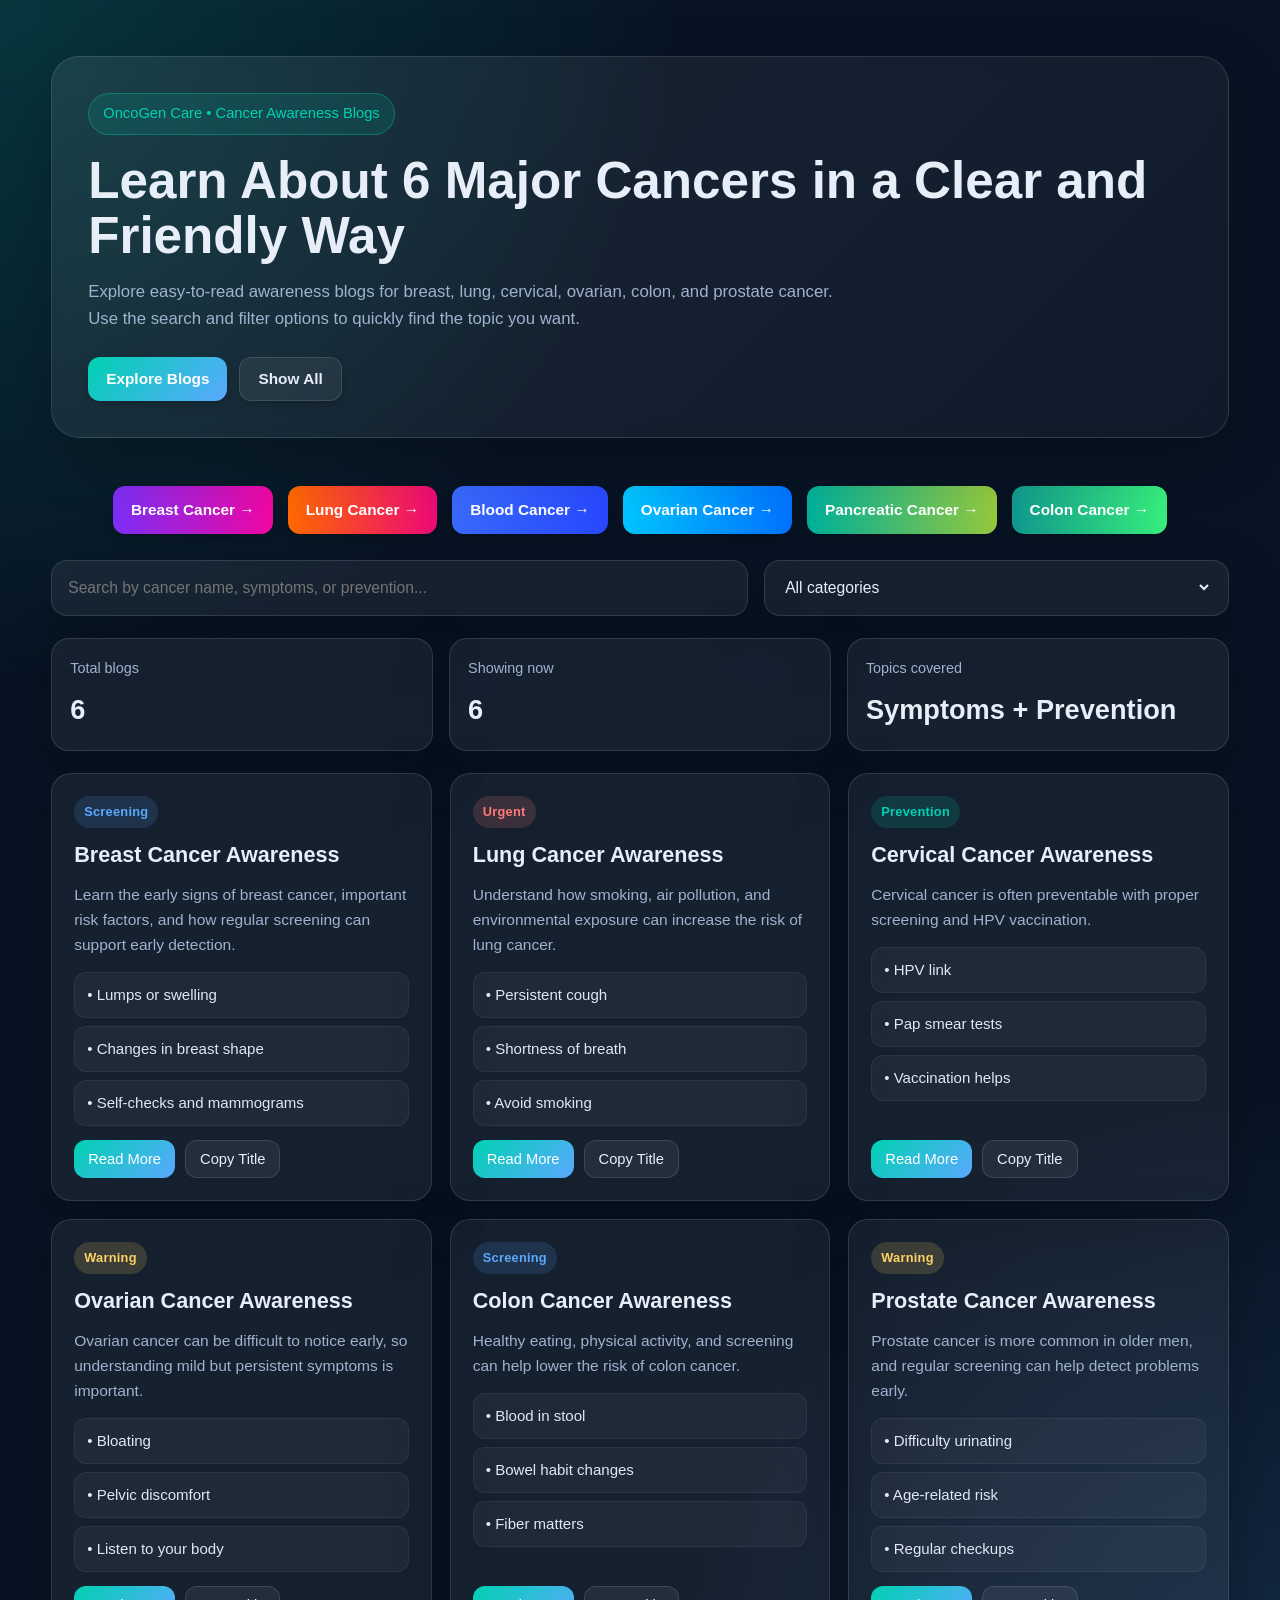
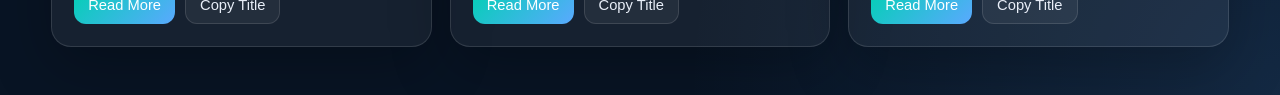
<file: Come and Check Your Risk/templates/Blog.html>
<!DOCTYPE html>
<html lang="en">
<head>
  <meta charset="UTF-8" />
  <meta name="viewport" content="width=device-width, initial-scale=1.0" />
  <title>OncoGen Care | Cancer Awareness Blogs</title>
  <style>




/* Container */
.button-container {
    display: flex;
    flex-wrap: wrap;
    gap: 15px;
    justify-content: center;
    margin-top: 20px;
}

/* Base Button Style */
.btn {
    padding: 14px 22px;
    color: white;
    font-size: 16px;
    font-weight: bold;
    text-decoration: none;
    border-radius: 10px;
    display: inline-block;
    transition: 0.3s ease;
    box-shadow: 0 4px 10px rgba(0,0,0,0.2);
}

/* Hover Effect */
.btn:hover {
    transform: translateY(-3px);
    box-shadow: 0 8px 18px rgba(0,0,0,0.3);
}

/* Button Colors */

.purple {
    background: linear-gradient(90deg, #7b2ff7, #f107a3);
}

.pink {
    background: linear-gradient(90deg, #ff6a00, #ee0979);
}

.blue {
    background: linear-gradient(90deg, #396afc, #2948ff);
}

.cyan {
    background: linear-gradient(90deg, #00c6ff, #0072ff);
}

.green {
    background: linear-gradient(90deg, #00b09b, #96c93d);
}

.teal {
    background: linear-gradient(90deg, #11998e, #38ef7d);
}



    :root {
      --bg: #081424;
      --bg-soft: #10233d;
      --card: rgba(255, 255, 255, 0.06);
      --border: rgba(255, 255, 255, 0.12);
      --text: #e8eef8;
      --muted: #9fb2cf;
      --accent: #00d1b2;
      --accent-2: #5aa9ff;
      --danger: #ff7b7b;
      --warning: #ffd166;
      --radius: 20px;
      --shadow: 0 20px 60px rgba(0, 0, 0, 0.25);
    }

    * {
      box-sizing: border-box;
      margin: 0;
      padding: 0;
    }

    body {
      font-family: Arial, Helvetica, sans-serif;
      background:
        radial-gradient(circle at top left, rgba(0, 209, 178, 0.18), transparent 32%),
        radial-gradient(circle at bottom right, rgba(90, 169, 255, 0.14), transparent 28%),
        var(--bg);
      color: var(--text);
      min-height: 100vh;
      line-height: 1.6;
    }

    .container {
      width: min(1200px, 92%);
      margin: 0 auto;
    }

    header {
      padding: 56px 0 28px;
    }

    .hero {
      background: linear-gradient(135deg, rgba(255,255,255,0.08), rgba(255,255,255,0.03));
      border: 1px solid var(--border);
      border-radius: 28px;
      padding: 36px;
      box-shadow: var(--shadow);
      backdrop-filter: blur(12px);
    }

    .badge {
      display: inline-block;
      padding: 8px 14px;
      border-radius: 999px;
      background: rgba(0, 209, 178, 0.12);
      border: 1px solid rgba(0, 209, 178, 0.35);
      color: var(--accent);
      font-size: 0.92rem;
      margin-bottom: 18px;
    }

    h1 {
      font-size: clamp(2rem, 4vw, 3.6rem);
      line-height: 1.08;
      margin-bottom: 16px;
    }

    .hero p {
      max-width: 760px;
      color: var(--muted);
      font-size: 1.05rem;
      margin-bottom: 24px;
    }

    .hero-actions {
      display: flex;
      gap: 12px;
      flex-wrap: wrap;
    }

    .btn {
      border: none;
      cursor: pointer;
      padding: 12px 18px;
      border-radius: 12px;
      font-size: 0.96rem;
      transition: transform 0.2s ease, opacity 0.2s ease;
    }

    .btn:hover {
      transform: translateY(-2px);
    }

    .btn-primary {
      background: linear-gradient(135deg, var(--accent), var(--accent-2));
      color: white;
    }

    .btn-secondary {
      background: rgba(255,255,255,0.06);
      color: var(--text);
      border: 1px solid var(--border);
    }

    .toolbar {
      display: grid;
      grid-template-columns: 1.2fr 0.8fr;
      gap: 16px;
      margin: 26px 0 22px;
    }

    .search-box,
    .filter-box {
      background: var(--card);
      border: 1px solid var(--border);
      border-radius: 16px;
      padding: 14px 16px;
      box-shadow: var(--shadow);
    }

    .search-box input,
    .filter-box select {
      width: 100%;
      background: transparent;
      border: none;
      color: var(--text);
      font-size: 0.98rem;
      outline: none;
    }

    .filter-box select option {
      background: var(--bg-soft);
    }

    .stats {
      display: grid;
      grid-template-columns: repeat(3, 1fr);
      gap: 16px;
      margin-bottom: 22px;
    }

    .stat-card {
      background: var(--card);
      border: 1px solid var(--border);
      border-radius: 18px;
      padding: 18px;
      box-shadow: var(--shadow);
    }

    .stat-label {
      color: var(--muted);
      font-size: 0.9rem;
      margin-bottom: 8px;
    }

    .stat-value {
      font-size: 1.7rem;
      font-weight: bold;
    }

    .blog-grid {
      display: grid;
      grid-template-columns: repeat(auto-fit, minmax(300px, 1fr));
      gap: 18px;
      padding-bottom: 48px;
    }

    .blog-card {
      background: var(--card);
      border: 1px solid var(--border);
      border-radius: var(--radius);
      padding: 22px;
      box-shadow: var(--shadow);
      display: flex;
      flex-direction: column;
      gap: 14px;
      transition: transform 0.25s ease, border-color 0.25s ease;
    }

    .blog-card:hover {
      transform: translateY(-4px);
      border-color: rgba(0, 209, 178, 0.4);
    }

    .blog-top {
      display: flex;
      justify-content: space-between;
      gap: 12px;
      align-items: flex-start;
    }

    .tag {
      display: inline-block;
      padding: 6px 10px;
      border-radius: 999px;
      font-size: 0.8rem;
      font-weight: bold;
      letter-spacing: 0.02em;
    }

    .tag.prevention { background: rgba(0, 209, 178, 0.14); color: var(--accent); }
    .tag.screening { background: rgba(90, 169, 255, 0.14); color: var(--accent-2); }
    .tag.warning { background: rgba(255, 209, 102, 0.16); color: var(--warning); }
    .tag.urgent { background: rgba(255, 123, 123, 0.16); color: var(--danger); }

    .blog-card h2 {
      font-size: 1.35rem;
      line-height: 1.25;
    }

    .summary {
      color: var(--muted);
      font-size: 0.97rem;
    }

    .mini-list {
      display: grid;
      gap: 8px;
      color: #dfe8f7;
      font-size: 0.94rem;
    }

    .mini-list span {
      display: block;
      background: rgba(255,255,255,0.04);
      border: 1px solid rgba(255,255,255,0.06);
      padding: 10px 12px;
      border-radius: 12px;
    }

    .blog-actions {
      margin-top: auto;
      display: flex;
      gap: 10px;
      flex-wrap: wrap;
    }

    .read-btn,
    .copy-btn {
      border: none;
      cursor: pointer;
      padding: 10px 14px;
      border-radius: 12px;
      font-size: 0.92rem;
    }

    .read-btn {
      background: linear-gradient(135deg, var(--accent), var(--accent-2));
      color: white;
    }

    .copy-btn {
      background: rgba(255,255,255,0.06);
      color: var(--text);
      border: 1px solid var(--border);
    }

    .modal {
      position: fixed;
      inset: 0;
      background: rgba(4, 10, 18, 0.78);
      display: none;
      align-items: center;
      justify-content: center;
      padding: 20px;
      z-index: 10;
    }

    .modal.show {
      display: flex;
    }

    .modal-content {
      width: min(860px, 100%);
      max-height: 88vh;
      overflow-y: auto;
      background: #0d1d31;
      border: 1px solid var(--border);
      border-radius: 24px;
      padding: 28px;
      box-shadow: var(--shadow);
    }

    .modal-content h2 {
      margin-bottom: 12px;
      font-size: 2rem;
    }

    .modal-content h3 {
      margin: 18px 0 8px;
      color: var(--accent);
      font-size: 1.08rem;
    }

    .modal-content p,
    .modal-content li {
      color: #dbe6f7;
    }

    .modal-content ul {
      padding-left: 20px;
      display: grid;
      gap: 6px;
    }

    .close-btn {
      float: right;
      background: transparent;
      color: var(--muted);
      border: none;
      font-size: 1.6rem;
      cursor: pointer;
    }

    .empty-state {
      grid-column: 1 / -1;
      text-align: center;
      padding: 36px;
      background: var(--card);
      border: 1px solid var(--border);
      border-radius: 18px;
      color: var(--muted);
    }

    @media (max-width: 820px) {
      .toolbar,
      .stats {
        grid-template-columns: 1fr;
      }

      .hero {
        padding: 24px;
      }
    }
  </style>
</head>
<body>

<div class="container">
    <header>
      <section class="hero">
        <span class="badge">OncoGen Care • Cancer Awareness Blogs</span>
        <h1>Learn About 6 Major Cancers in a Clear and Friendly Way</h1>
        <p>
          Explore easy-to-read awareness blogs for breast, lung, cervical, ovarian, colon,
          and prostate cancer. Use the search and filter options to quickly find the topic you want.
        </p>
        <div class="hero-actions">
          <button class="btn btn-primary" onclick="scrollToBlogs()">Explore Blogs</button>
          <button class="btn btn-secondary" onclick="showAllBlogs()">Show All</button>
        </div>
      </section>
    </header>

     <div class="button-container">

    <a href="https://www.cancer.gov/types/breast" target="_blank" class="btn purple">
        Breast Cancer →
    </a>

    <a href="https://www.cancer.gov/types/lung" target="_blank" class="btn pink">
        Lung Cancer →
    </a>

    <a href="https://www.cancer.gov/types/leukemia" target="_blank" class="btn blue">
        Blood Cancer →
    </a>

    <a href="https://www.cancer.gov/types/ovarian" target="_blank" class="btn cyan">
        Ovarian Cancer →
    </a>

    <a href="https://www.cancer.gov/types/pancreatic" target="_blank" class="btn green">
        Pancreatic Cancer →
    </a>

    <a href="https://www.cancer.gov/types/colorectal" target="_blank" class="btn teal">
        Colon Cancer →
    </a>

</div>



    <section class="toolbar" id="blogsSection">
      <div class="search-box">
        <input type="text" id="searchInput" placeholder="Search by cancer name, symptoms, or prevention..." />
      </div>
      <div class="filter-box">
        <select id="categoryFilter">
          <option value="all">All categories</option>
          <option value="prevention">Prevention</option>
          <option value="screening">Screening</option>
          <option value="warning">Warning Signs</option>
          <option value="urgent">High Awareness</option>
        </select>
      </div>
    </section>

    <section class="stats">
      <div class="stat-card">
        <div class="stat-label">Total blogs</div>
        <div class="stat-value" id="totalBlogs">6</div>
      </div>
      <div class="stat-card">
        <div class="stat-label">Showing now</div>
        <div class="stat-value" id="visibleBlogs">6</div>
      </div>
      <div class="stat-card">
        <div class="stat-label">Topics covered</div>
        <div class="stat-value">Symptoms + Prevention</div>
      </div>
    </section>

    <section class="blog-grid" id="blogGrid"></section>
  </div>

  <div class="modal" id="blogModal">
    <div class="modal-content">
      <button class="close-btn" onclick="closeModal()">×</button>
      <div id="modalBody"></div>
    </div>
  </div>

  <script>
    const blogs = [
      {
        id: 1,
        title: 'Breast Cancer Awareness',
        category: 'screening',
        summary: 'Learn the early signs of breast cancer, important risk factors, and how regular screening can support early detection.',
        highlights: ['Lumps or swelling', 'Changes in breast shape', 'Self-checks and mammograms'],
        content: `
          <h2>Breast Cancer Awareness</h2>
          <p>Breast cancer happens when cells in the breast grow abnormally and form a tumor. It is one of the most common cancers in women, though men can also develop it. Early detection can make treatment much more effective.</p>
          <h3>Common Symptoms</h3>
          <ul>
            <li>Lump in the breast or underarm</li>
            <li>Change in breast size or shape</li>
            <li>Nipple discharge</li>
            <li>Skin dimpling or redness</li>
            <li>Pain or unusual tenderness</li>
          </ul>
          <h3>Risk Factors</h3>
          <ul>
            <li>Family history of breast cancer</li>
            <li>Genetic mutations such as BRCA1 or BRCA2</li>
            <li>Hormonal imbalance</li>
            <li>Obesity and low physical activity</li>
          </ul>
          <h3>Prevention Tips</h3>
          <ul>
            <li>Do regular self-breast examinations</li>
            <li>Maintain a healthy body weight</li>
            <li>Exercise regularly</li>
            <li>Get mammogram screening when advised by a doctor</li>
          </ul>
        `
      },
      {
        id: 2,
        title: 'Lung Cancer Awareness',
        category: 'urgent',
        summary: 'Understand how smoking, air pollution, and environmental exposure can increase the risk of lung cancer.',
        highlights: ['Persistent cough', 'Shortness of breath', 'Avoid smoking'],
        content: `
          <h2>Lung Cancer Awareness</h2>
          <p>Lung cancer begins when abnormal cells grow in the lungs. It is one of the most serious cancers, but many cases are linked to preventable causes like smoking and harmful air exposure.</p>
          <h3>Common Symptoms</h3>
          <ul>
            <li>Persistent cough</li>
            <li>Chest pain</li>
            <li>Shortness of breath</li>
            <li>Coughing up blood</li>
            <li>Unexplained weight loss</li>
          </ul>
          <h3>Risk Factors</h3>
          <ul>
            <li>Smoking and secondhand smoke</li>
            <li>Air pollution</li>
            <li>Exposure to dangerous chemicals</li>
            <li>Family history</li>
          </ul>
          <h3>Prevention Tips</h3>
          <ul>
            <li>Avoid smoking completely</li>
            <li>Improve indoor air quality</li>
            <li>Use masks in polluted or chemical-heavy environments</li>
            <li>Seek medical advice for a long-lasting cough</li>
          </ul>
        `
      },
      {
        id: 3,
        title: 'Cervical Cancer Awareness',
        category: 'prevention',
        summary: 'Cervical cancer is often preventable with proper screening and HPV vaccination.',
        highlights: ['HPV link', 'Pap smear tests', 'Vaccination helps'],
        content: `
          <h2>Cervical Cancer Awareness</h2>
          <p>Cervical cancer develops in the cervix and is commonly linked with persistent HPV infection. It is one of the most preventable cancers when screening and vaccination are used correctly.</p>
          <h3>Common Symptoms</h3>
          <ul>
            <li>Abnormal vaginal bleeding</li>
            <li>Pelvic pain</li>
            <li>Pain during intercourse</li>
            <li>Unusual vaginal discharge</li>
          </ul>
          <h3>Risk Factors</h3>
          <ul>
            <li>HPV infection</li>
            <li>Smoking</li>
            <li>Weak immune system</li>
            <li>Lack of regular screening</li>
          </ul>
          <h3>Prevention Tips</h3>
          <ul>
            <li>Take HPV vaccination if medically appropriate</li>
            <li>Get regular Pap smear tests</li>
            <li>Follow safe health practices</li>
            <li>Do not ignore unusual bleeding</li>
          </ul>
        `
      },
      {
        id: 4,
        title: 'Ovarian Cancer Awareness',
        category: 'warning',
        summary: 'Ovarian cancer can be difficult to notice early, so understanding mild but persistent symptoms is important.',
        highlights: ['Bloating', 'Pelvic discomfort', 'Listen to your body'],
        content: `
          <h2>Ovarian Cancer Awareness</h2>
          <p>Ovarian cancer is often called a silent disease because the symptoms may seem small in the beginning. Paying attention to ongoing body changes is very important.</p>
          <h3>Common Symptoms</h3>
          <ul>
            <li>Abdominal bloating</li>
            <li>Pelvic or stomach pain</li>
            <li>Difficulty eating or feeling full quickly</li>
            <li>Frequent urination</li>
            <li>Fatigue</li>
          </ul>
          <h3>Risk Factors</h3>
          <ul>
            <li>Family history of ovarian cancer</li>
            <li>Age</li>
            <li>Inherited genetic mutations</li>
            <li>Hormonal factors</li>
          </ul>
          <h3>Prevention Tips</h3>
          <ul>
            <li>Do regular health checkups</li>
            <li>Track persistent bloating or pelvic pain</li>
            <li>Discuss family history with a doctor</li>
            <li>Maintain a balanced lifestyle</li>
          </ul>
        `
      },
      {
        id: 5,
        title: 'Colon Cancer Awareness',
        category: 'screening',
        summary: 'Healthy eating, physical activity, and screening can help lower the risk of colon cancer.',
        highlights: ['Blood in stool', 'Bowel habit changes', 'Fiber matters'],
        content: `
          <h2>Colon Cancer Awareness</h2>
          <p>Colon cancer starts in the large intestine and may grow slowly over time. Lifestyle choices and screening play an important role in reducing risk.</p>
          <h3>Common Symptoms</h3>
          <ul>
            <li>Blood in stool</li>
            <li>Constipation or diarrhea that does not go away</li>
            <li>Abdominal pain</li>
            <li>Unexplained weight loss</li>
            <li>Low energy</li>
          </ul>
          <h3>Risk Factors</h3>
          <ul>
            <li>Low-fiber diet</li>
            <li>Obesity</li>
            <li>Smoking</li>
            <li>Family history</li>
          </ul>
          <h3>Prevention Tips</h3>
          <ul>
            <li>Eat fruits, vegetables, and fiber-rich foods</li>
            <li>Exercise regularly</li>
            <li>Drink enough water</li>
            <li>Do screening when recommended</li>
          </ul>
        `
      },
      {
        id: 6,
        title: 'Prostate Cancer Awareness',
        category: 'warning',
        summary: 'Prostate cancer is more common in older men, and regular screening can help detect problems early.',
        highlights: ['Difficulty urinating', 'Age-related risk', 'Regular checkups'],
        content: `
          <h2>Prostate Cancer Awareness</h2>
          <p>Prostate cancer affects the prostate gland and is especially common in older men. Early medical guidance can help detect it before symptoms become serious.</p>
          <h3>Common Symptoms</h3>
          <ul>
            <li>Difficulty urinating</li>
            <li>Weak urine flow</li>
            <li>Frequent urination, especially at night</li>
            <li>Blood in urine</li>
            <li>Pelvic discomfort</li>
          </ul>
          <h3>Risk Factors</h3>
          <ul>
            <li>Age above 50</li>
            <li>Family history</li>
            <li>High-fat diet</li>
            <li>Obesity</li>
          </ul>
          <h3>Prevention Tips</h3>
          <ul>
            <li>Have regular health checkups</li>
            <li>Follow a balanced diet</li>
            <li>Stay physically active</li>
            <li>Speak to a doctor about screening options</li>
          </ul>
        `
      }
    ];

    const blogGrid = document.getElementById('blogGrid');
    const searchInput = document.getElementById('searchInput');
    const categoryFilter = document.getElementById('categoryFilter');
    const visibleBlogs = document.getElementById('visibleBlogs');
    const totalBlogs = document.getElementById('totalBlogs');
    const modal = document.getElementById('blogModal');
    const modalBody = document.getElementById('modalBody');

    totalBlogs.textContent = blogs.length;

    function renderBlogs() {
      const searchText = searchInput.value.toLowerCase().trim();
      const selectedCategory = categoryFilter.value;

      const filtered = blogs.filter(blog => {
        const matchesSearch =
          blog.title.toLowerCase().includes(searchText) ||
          blog.summary.toLowerCase().includes(searchText) ||
          blog.highlights.join(' ').toLowerCase().includes(searchText) ||
          blog.content.toLowerCase().includes(searchText);

        const matchesCategory = selectedCategory === 'all' || blog.category === selectedCategory;
        return matchesSearch && matchesCategory;
      });

      visibleBlogs.textContent = filtered.length;

      if (!filtered.length) {
        blogGrid.innerHTML = `<div class="empty-state">No blogs matched your search. Try another keyword or category.</div>`;
        return;
      }

      blogGrid.innerHTML = filtered.map(blog => `
        <article class="blog-card">
          <div class="blog-top">
            <span class="tag ${blog.category}">${capitalize(blog.category)}</span>
          </div>
          <h2>${blog.title}</h2>
          <p class="summary">${blog.summary}</p>
          <div class="mini-list">
            ${blog.highlights.map(item => `<span>• ${item}</span>`).join('')}
          </div>
          <div class="blog-actions">
            <button class="read-btn" onclick="openBlog(${blog.id})">Read More</button>
            <button class="copy-btn" onclick="copyBlogTitle('${blog.title.replace(/'/g, "\\'")}')">Copy Title</button>
          </div>
        </article>
      `).join('');
    }

    function openBlog(id) {
      const blog = blogs.find(item => item.id === id);
      if (!blog) return;
      modalBody.innerHTML = blog.content;
      modal.classList.add('show');
    }

    function closeModal() {
      modal.classList.remove('show');
    }

    function copyBlogTitle(title) {
      navigator.clipboard.writeText(title)
        .then(() => alert(`Copied: ${title}`))
        .catch(() => alert('Could not copy the title.'));
    }

    function capitalize(text) {
      return text.charAt(0).toUpperCase() + text.slice(1);
    }

    function scrollToBlogs() {
      document.getElementById('blogsSection').scrollIntoView({ behavior: 'smooth' });
    }

    function showAllBlogs() {
      searchInput.value = '';
      categoryFilter.value = 'all';
      renderBlogs();
    }

    searchInput.addEventListener('input', renderBlogs);
    categoryFilter.addEventListener('change', renderBlogs);

    modal.addEventListener('click', function (e) {
      if (e.target === modal) closeModal();
    });

    renderBlogs();
  </script>
</body>
</html>
</file>
